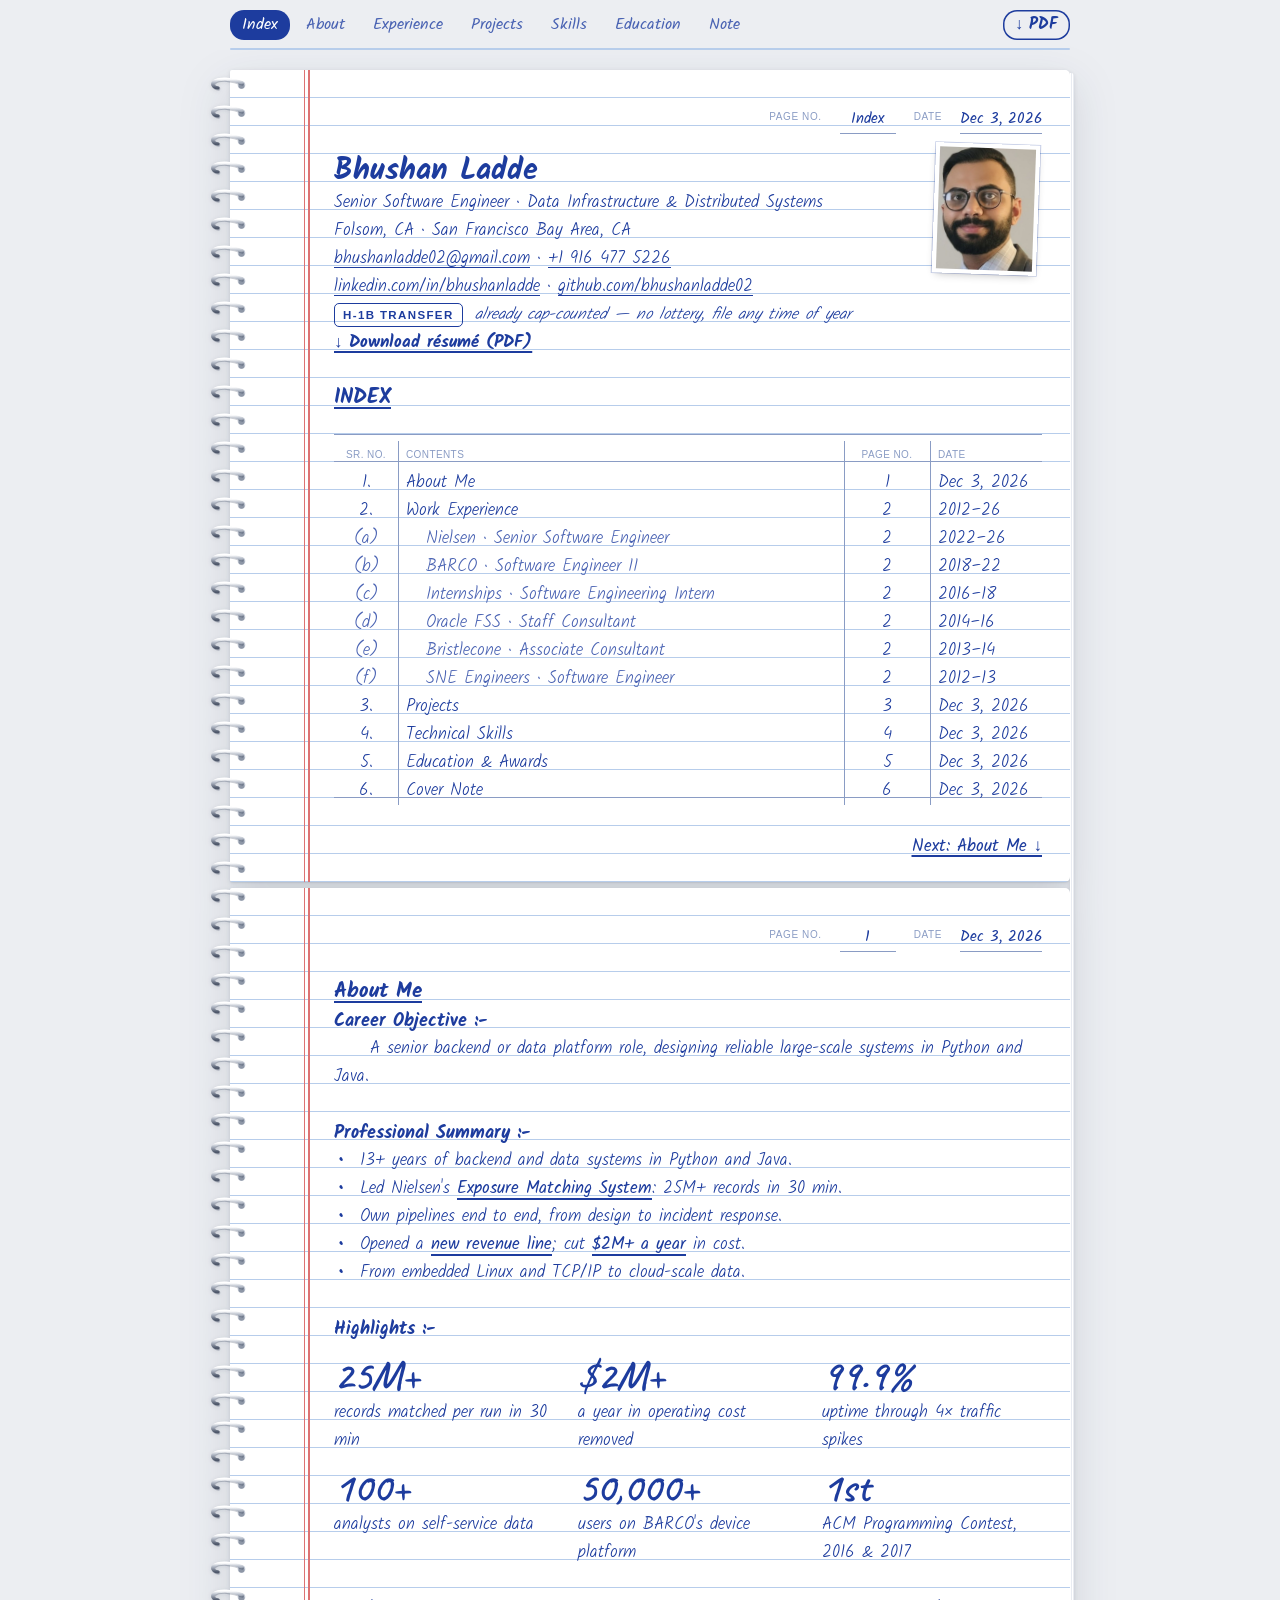
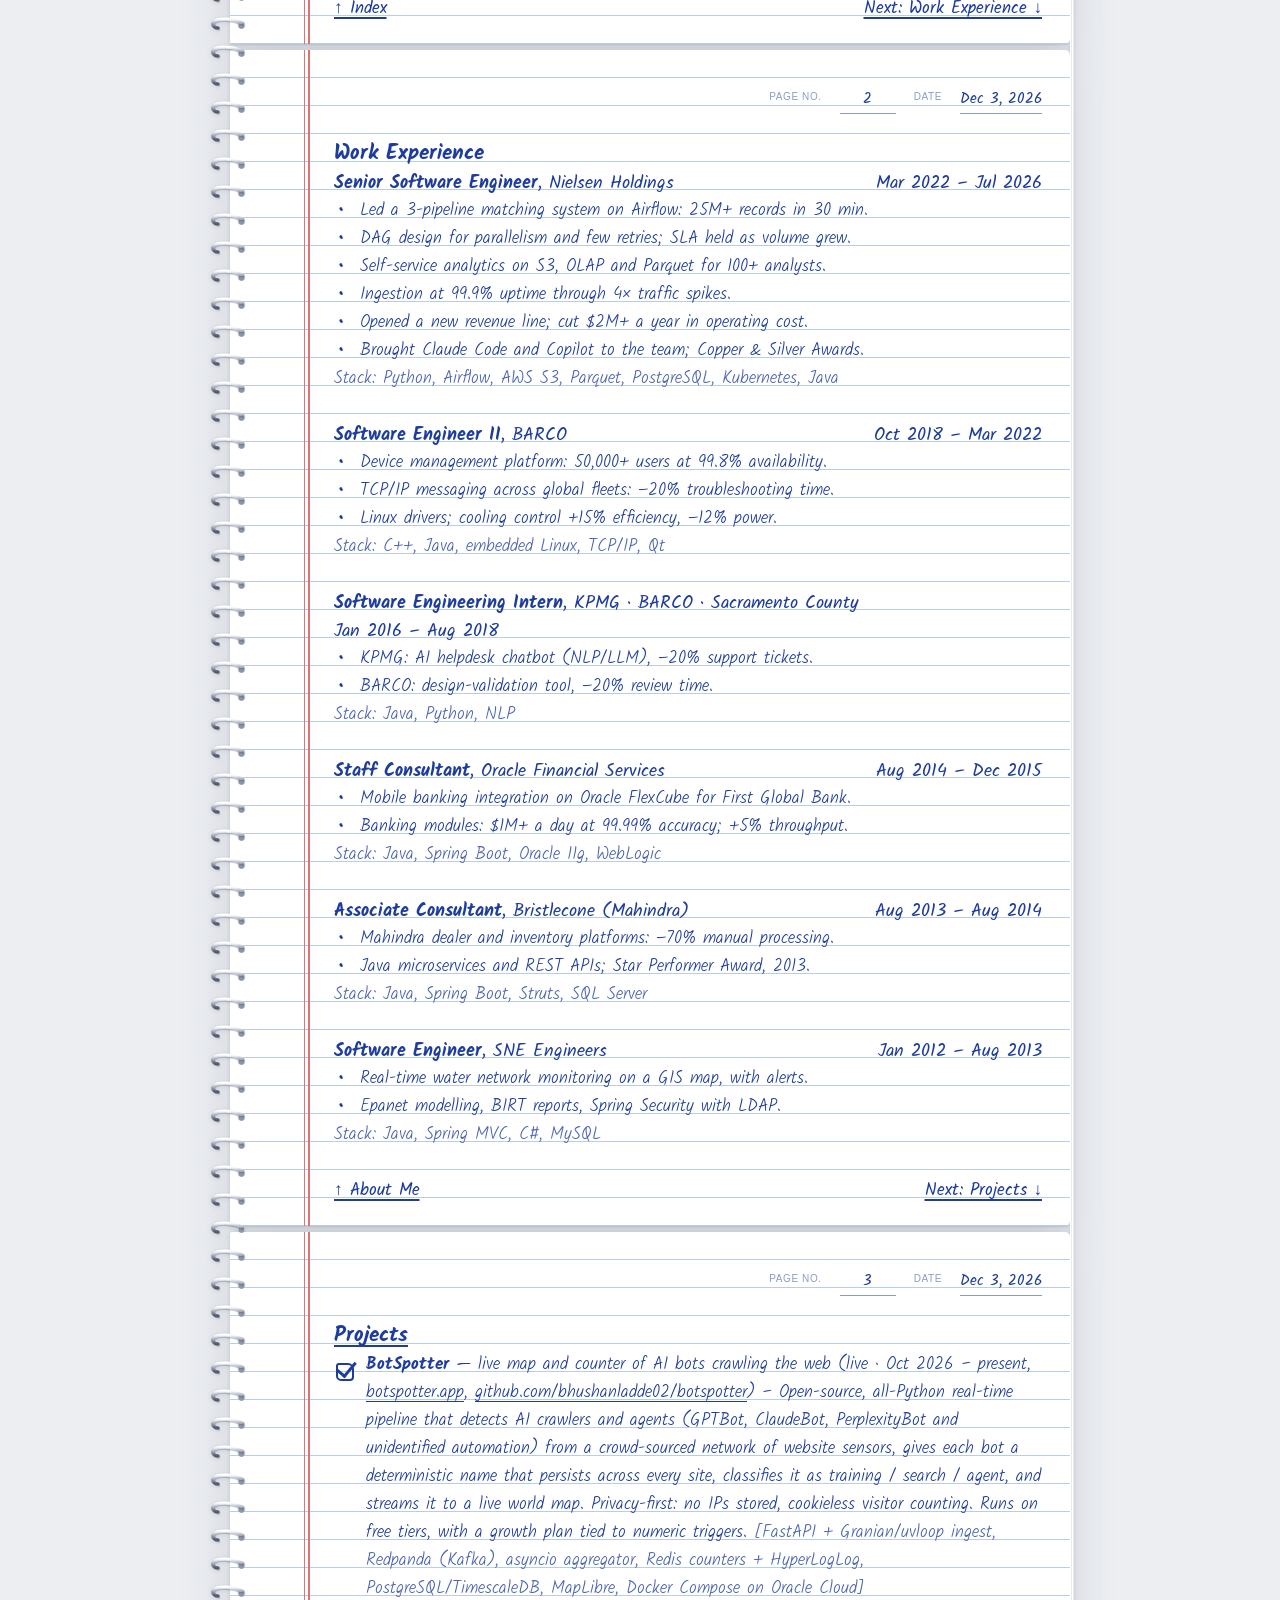
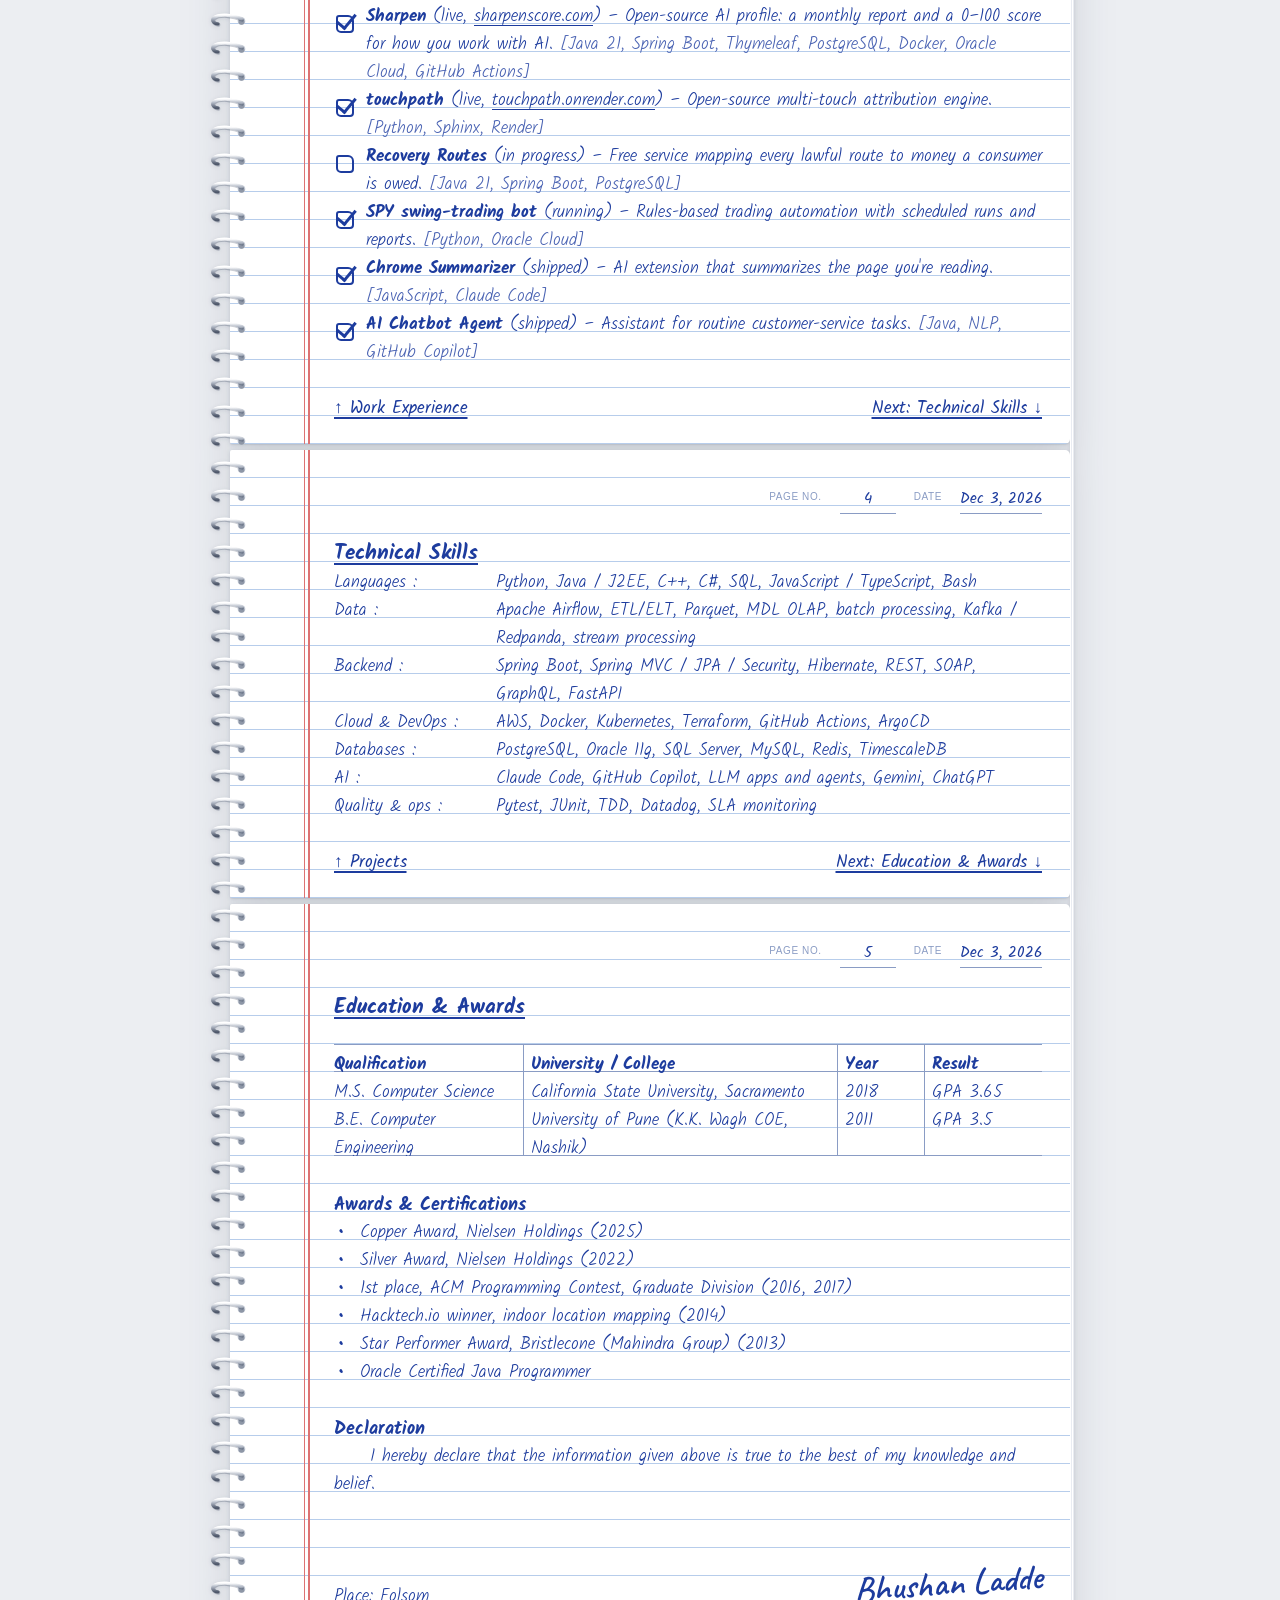
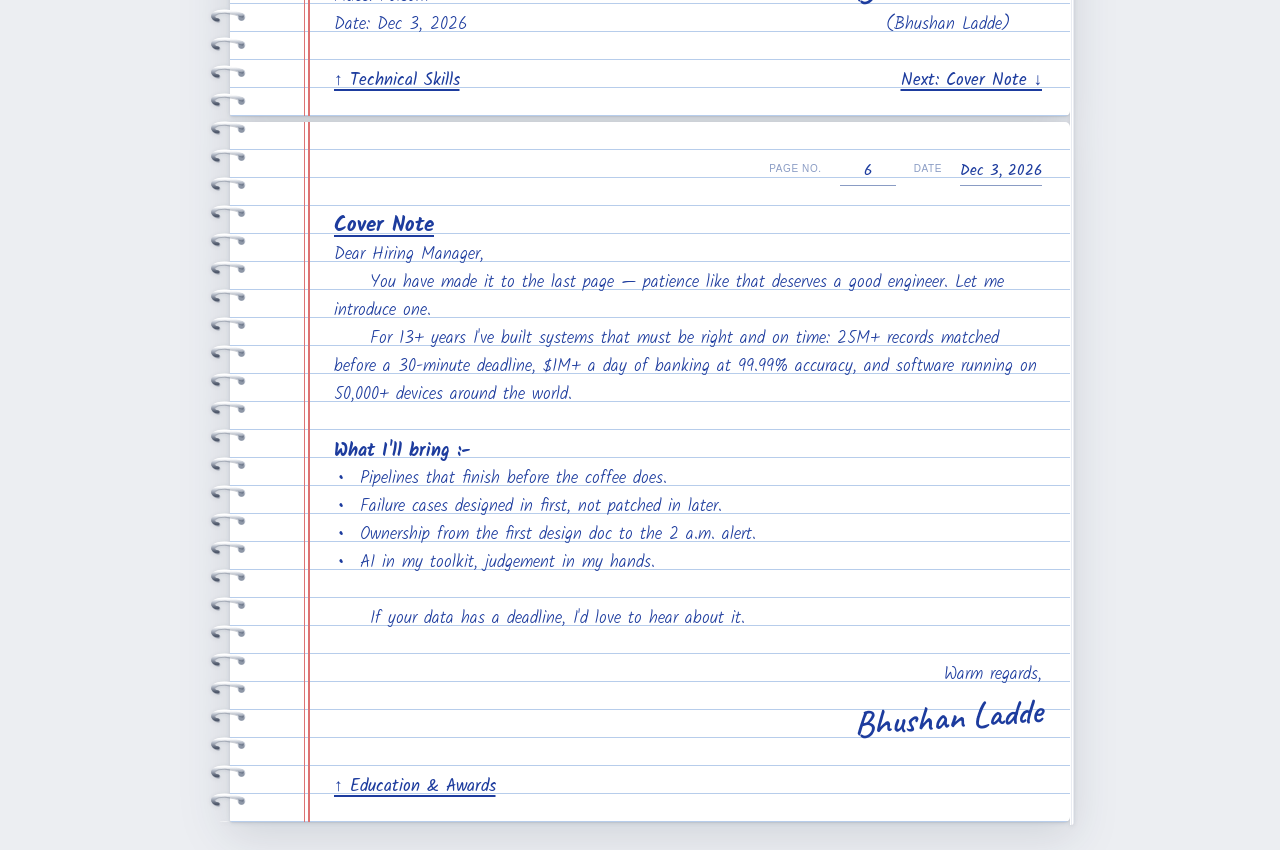
<file: docs/index.html>
<!doctype html>
<html lang="en">
<head>
<meta charset="utf-8">
<meta name="viewport" content="width=device-width, initial-scale=1, viewport-fit=cover">
<title>Bhushan Ladde Résumé</title>
<meta name="description" content="Bhushan Ladde — Senior Software Engineer · Data Infrastructure &amp; Distributed Systems. 13+ years building enterprise-scale backend systems. Most recently I designed data pipelines that match 25M+ records in under 30 minutes at Nielsen. Based in Folsom, CA · San Francisco Bay Area, CA.">
<link rel="canonical" href="https://bhushanladde02.github.io/bhushan.ladde/">
<meta property="og:url" content="https://bhushanladde02.github.io/bhushan.ladde/">
<meta property="og:image" content="https://bhushanladde02.github.io/bhushan.ladde/headshot.jpg">
<meta property="og:image:alt" content="Bhushan Ladde">
<meta property="og:type" content="profile">
<meta property="og:title" content="Bhushan Ladde — Senior Software Engineer">
<meta property="og:description" content="Bhushan Ladde — Senior Software Engineer · Data Infrastructure &amp; Distributed Systems. 13+ years building enterprise-scale backend systems. Most recently I designed data pipelines that match 25M+ records in under 30 minutes at Nielsen. Based in Folsom, CA · San Francisco Bay Area, CA.">
<meta property="profile:first_name" content="Bhushan">
<meta property="profile:last_name" content="Ladde">
<meta name="twitter:card" content="summary">
<meta name="twitter:title" content="Bhushan Ladde — Senior Software Engineer">
<meta name="twitter:description" content="Bhushan Ladde — Senior Software Engineer · Data Infrastructure &amp; Distributed Systems. 13+ years building enterprise-scale backend systems. Most recently I designed data pipelines that match 25M+ records in under 30 minutes at Nielsen. Based in Folsom, CA · San Francisco Bay Area, CA.">
<meta name="author" content="Bhushan Ladde">
<script type="application/ld+json">{"@context": "https://schema.org", "@type": "Person", "name": "Bhushan Ladde", "jobTitle": "Senior Software Engineer", "description": "13+ years building enterprise-scale backend systems. Most recently I designed data pipelines that match 25M+ records in under 30 minutes at Nielsen.", "email": "mailto:bhushanladde02@gmail.com", "url": "https://bhushanladde02.github.io/bhushan.ladde/", "sameAs": ["https://linkedin.com/in/bhushanladde", "https://github.com/bhushanladde02"], "address": {"@type": "PostalAddress", "addressLocality": "Folsom", "addressRegion": "CA", "addressCountry": "US"}, "alumniOf": [{"@type": "CollegeOrUniversity", "name": "California State University, Sacramento"}, {"@type": "CollegeOrUniversity", "name": "University of Pune (K.K. Wagh COE, Nashik)"}], "knowsAbout": ["Python", "Java / J2EE", "C++", "C#", "SQL", "JavaScript / TypeScript", "Bash", "Apache Airflow", "ETL/ELT", "Parquet", "MDL OLAP", "batch processing", "Kafka / Redpanda", "stream processing", "Spring Boot", "Spring MVC / JPA / Security", "Hibernate", "REST", "SOAP", "GraphQL", "FastAPI", "AWS", "Docker", "Kubernetes", "Terraform", "GitHub Actions", "ArgoCD", "PostgreSQL", "Oracle 11g", "SQL Server"], "hasOccupation": [{"@type": "Occupation", "name": "Senior Software Engineer", "description": "Nielsen Holdings, Mar 2022 – Jul 2026"}, {"@type": "Occupation", "name": "Software Engineer II", "description": "BARCO, Oct 2018 – Mar 2022"}, {"@type": "Occupation", "name": "Software Engineering Intern", "description": "KPMG · BARCO · Sacramento County, Jan 2016 – Aug 2018"}, {"@type": "Occupation", "name": "Staff Consultant", "description": "Oracle Financial Services, Aug 2014 – Dec 2015"}, {"@type": "Occupation", "name": "Associate Consultant", "description": "Bristlecone (Mahindra), Aug 2013 – Aug 2014"}, {"@type": "Occupation", "name": "Software Engineer", "description": "SNE Engineers, Jan 2012 – Aug 2013"}], "award": ["Copper Award, Nielsen Holdings (2025)", "Silver Award, Nielsen Holdings (2022)", "1st place, ACM Programming Contest, Graduate Division (2016, 2017)", "Hacktech.io winner, indoor location mapping (2014)", "Star Performer Award, Bristlecone (Mahindra Group) (2013)", "Oracle Certified Java Programmer"], "telephone": "+1 916 477 5226", "image": "https://bhushanladde02.github.io/bhushan.ladde/headshot.jpg"}</script>
<link rel="stylesheet" href="style.css">
</head>
<body>
<header class="tabs" id="tabs">
  <nav class="tabs-in" aria-label="Sections">
    <a href="#index" data-tab="index">Index</a>
    <a href="#about" data-tab="about">About</a>
    <a href="#experience" data-tab="experience">Experience</a>
    <a href="#projects" data-tab="projects">Projects</a>
    <a href="#skills" data-tab="skills">Skills</a>
    <a href="#education" data-tab="education">Education</a>
    <a href="#note" data-tab="note">Note</a>
    <a class="tab-pdf" href="Bhushan_Ladde_Resume.pdf" download target="_blank" rel="noopener">↓ PDF</a>
  </nav>
  <div class="progress" aria-hidden="true"><i id="progress"></i></div>
</header>
<main class="notebook" aria-label="Bhushan Ladde's résumé">
  <div class="binding" aria-hidden="true"></div>
  <div class="book" id="book">
    <section class="page" id="index" data-token="index" data-title="Index" aria-label="Index">
      <div class="corner" aria-hidden="true"><span class="lbl">Page No.</span><i class="sep"> </i><span class="val">Index</span><i class="sep"> | </i><span class="lbl">Date</span><i class="sep"> </i><span class="val js-date">Oct 2026</span></div>
      <div class="lead"><img class="photo" src="headshot.jpg" alt="Bhushan Ladde" width="118" height="148"><h1 class="name">Bhushan Ladde</h1><p>Senior Software Engineer<span class="hl-rest"> · Data Infrastructure &amp; Distributed Systems</span></p><p>Folsom, CA · San Francisco Bay Area, CA</p><p><a href="mailto:bhushanladde02@gmail.com">bhushanladde02@gmail.com</a> · <a href="tel:+19164775226">+1 916 477 5226</a></p><p><a href="https://linkedin.com/in/bhushanladde" target="_blank" rel="noopener">linkedin.com/in/bhushanladde</a> · <a href="https://github.com/bhushanladde02" target="_blank" rel="noopener">github.com/bhushanladde02</a></p><p class="visa"><span class="stamp">H-1B transfer</span> <span class="visa-note">already cap-counted — no lottery, file any time of year</span></p><p class="dl"><a href="Bhushan_Ladde_Resume.pdf" download target="_blank" rel="noopener">↓ Download résumé (PDF)</a></p></div>
      <h2>INDEX</h2>
      <nav class="idx" aria-label="Index"><div class="idx-row idx-head" aria-hidden="true"><span><i class="lg">Sr. No.</i><i class="sh" data-t="No."></i></span><span>Contents</span><span><i class="lg">Page No.</i><i class="sh" data-t="Page"></i></span><span>Date</span></div><div class="idx-body"><a class="idx-row" href="#about"><span>1.</span><i class="sep"> </i><span>About Me</span><i class="sep"> | </i><span class="pno"><i class="sep">page </i>1</span><i class="sep"> | </i><span class="js-date">Oct 2026</span></a><a class="idx-row" href="#experience"><span>2.</span><i class="sep"> </i><span>Work Experience</span><i class="sep"> | </i><span class="pno"><i class="sep">page </i>2</span><i class="sep"> | </i><span>2012–26</span></a><a class="idx-row idx-sub" href="#role-nielsen"><span>(a)</span><i class="sep"> </i><span>Nielsen<i class="lg"> · Senior Software Engineer</i></span><i class="sep"> | </i><span class="pno"><i class="sep">page </i>2</span><i class="sep"> | </i><span>2022–26</span></a><a class="idx-row idx-sub" href="#role-barco"><span>(b)</span><i class="sep"> </i><span>BARCO<i class="lg"> · Software Engineer II</i></span><i class="sep"> | </i><span class="pno"><i class="sep">page </i>2</span><i class="sep"> | </i><span>2018–22</span></a><a class="idx-row idx-sub" href="#role-internships"><span>(c)</span><i class="sep"> </i><span>Internships<i class="lg"> · Software Engineering Intern</i></span><i class="sep"> | </i><span class="pno"><i class="sep">page </i>2</span><i class="sep"> | </i><span>2016–18</span></a><a class="idx-row idx-sub" href="#role-oracle"><span>(d)</span><i class="sep"> </i><span>Oracle FSS<i class="lg"> · Staff Consultant</i></span><i class="sep"> | </i><span class="pno"><i class="sep">page </i>2</span><i class="sep"> | </i><span>2014–16</span></a><a class="idx-row idx-sub" href="#role-bristlecone"><span>(e)</span><i class="sep"> </i><span>Bristlecone<i class="lg"> · Associate Consultant</i></span><i class="sep"> | </i><span class="pno"><i class="sep">page </i>2</span><i class="sep"> | </i><span>2013–14</span></a><a class="idx-row idx-sub" href="#role-sne"><span>(f)</span><i class="sep"> </i><span>SNE Engineers<i class="lg"> · Software Engineer</i></span><i class="sep"> | </i><span class="pno"><i class="sep">page </i>2</span><i class="sep"> | </i><span>2012–13</span></a><a class="idx-row" href="#projects"><span>3.</span><i class="sep"> </i><span>Projects</span><i class="sep"> | </i><span class="pno"><i class="sep">page </i>3</span><i class="sep"> | </i><span class="js-date">Oct 2026</span></a><a class="idx-row" href="#skills"><span>4.</span><i class="sep"> </i><span>Technical Skills</span><i class="sep"> | </i><span class="pno"><i class="sep">page </i>4</span><i class="sep"> | </i><span class="js-date">Oct 2026</span></a><a class="idx-row" href="#education"><span>5.</span><i class="sep"> </i><span>Education &amp; Awards</span><i class="sep"> | </i><span class="pno"><i class="sep">page </i>5</span><i class="sep"> | </i><span class="js-date">Oct 2026</span></a><a class="idx-row" href="#note"><span>6.</span><i class="sep"> </i><span>Cover Note</span><i class="sep"> | </i><span class="pno"><i class="sep">page </i>6</span><i class="sep"> | </i><span class="js-date">Oct 2026</span></a></div></nav>
      <div class="gap"></div><nav class="turn" aria-label="Sections"><a class="next" href="#about">Next: About Me ↓</a></nav>
    </section>
    <section class="page" id="about" data-token="about" data-title="About Me" aria-label="About Me">
      <div class="corner" aria-hidden="true"><span class="lbl">Page No.</span><i class="sep"> </i><span class="val">1</span><i class="sep"> | </i><span class="lbl">Date</span><i class="sep"> </i><span class="val js-date">Oct 2026</span></div>
      <h2>About Me</h2>
      <h3>Career Objective :-</h3><p class="para">A senior backend or data platform role, designing reliable large-scale systems in Python and Java.</p><div class="gap"></div><h3>Professional Summary :-</h3><ul class="pts"><li>13+ years of backend and data systems in Python and Java.</li><li>Led Nielsen&#x27;s <mark>Exposure Matching System</mark>: 25M+ records in 30 min.</li><li>Own pipelines end to end, from design to incident response.</li><li>Opened a <mark>new revenue line</mark>; cut <mark>$2M+ a year</mark> in cost.</li><li>From embedded Linux and TCP/IP to cloud-scale data.</li></ul><div class="gap"></div><h3>Highlights :-</h3><div class="stats"><div class="stat"><b>25M+</b><i class="sep"> </i><span>records matched per run in 30 min</span></div><div class="stat"><b>$2M+</b><i class="sep"> </i><span>a year in operating cost removed</span></div><div class="stat"><b>99.9%</b><i class="sep"> </i><span>uptime through 4× traffic spikes</span></div><div class="stat"><b>100+</b><i class="sep"> </i><span>analysts on self-service data</span></div><div class="stat"><b>50,000+</b><i class="sep"> </i><span>users on BARCO&#x27;s device platform</span></div><div class="stat"><b>1st</b><i class="sep"> </i><span>ACM Programming Contest, 2016 &amp; 2017</span></div></div>
      <div class="gap"></div><nav class="turn" aria-label="Sections"><a class="prev" href="#index">↑ Index</a><a class="next" href="#experience">Next: Work Experience ↓</a></nav>
    </section>
    <section class="page" id="experience" data-token="experience" data-title="Work Experience" aria-label="Work Experience">
      <div class="corner" aria-hidden="true"><span class="lbl">Page No.</span><i class="sep"> </i><span class="val">2</span><i class="sep"> | </i><span class="lbl">Date</span><i class="sep"> </i><span class="val js-date">Oct 2026</span></div>
      <h2>Work Experience</h2>
      <article class="role" id="role-nielsen"><h3><span>Senior Software Engineer<span class="co">, Nielsen Holdings</span></span><i class="sep"> | </i><span class="when">Mar 2022 – Jul 2026</span></h3><ul class="pts"><li>Led a 3-pipeline matching system on Airflow: 25M+ records in 30 min.</li><li>DAG design for parallelism and few retries; SLA held as volume grew.</li><li>Self-service analytics on S3, OLAP and Parquet for 100+ analysts.</li><li>Ingestion at 99.9% uptime through 4× traffic spikes.</li><li>Opened a new revenue line; cut $2M+ a year in operating cost.</li><li>Brought Claude Code and Copilot to the team; Copper &amp; Silver Awards.</li></ul><p class="tech">Stack: Python, Airflow, AWS S3, Parquet, PostgreSQL, Kubernetes, Java</p></article><article class="role" id="role-barco"><h3><span>Software Engineer II<span class="co">, BARCO</span></span><i class="sep"> | </i><span class="when">Oct 2018 – Mar 2022</span></h3><ul class="pts"><li>Device management platform: 50,000+ users at 99.8% availability.</li><li>TCP/IP messaging across global fleets: −20% troubleshooting time.</li><li>Linux drivers; cooling control +15% efficiency, −12% power.</li></ul><p class="tech">Stack: C++, Java, embedded Linux, TCP/IP, Qt</p></article><article class="role" id="role-internships"><h3><span>Software Engineering Intern<span class="co">, KPMG · BARCO · Sacramento County</span></span><i class="sep"> | </i><span class="when">Jan 2016 – Aug 2018</span></h3><ul class="pts"><li>KPMG: AI helpdesk chatbot (NLP/LLM), −20% support tickets.</li><li>BARCO: design-validation tool, −20% review time.</li></ul><p class="tech">Stack: Java, Python, NLP</p></article><article class="role" id="role-oracle"><h3><span>Staff Consultant<span class="co">, Oracle Financial Services</span></span><i class="sep"> | </i><span class="when">Aug 2014 – Dec 2015</span></h3><ul class="pts"><li>Mobile banking integration on Oracle FlexCube for First Global Bank.</li><li>Banking modules: $1M+ a day at 99.99% accuracy; +5% throughput.</li></ul><p class="tech">Stack: Java, Spring Boot, Oracle 11g, WebLogic</p></article><article class="role" id="role-bristlecone"><h3><span>Associate Consultant<span class="co">, Bristlecone (Mahindra)</span></span><i class="sep"> | </i><span class="when">Aug 2013 – Aug 2014</span></h3><ul class="pts"><li>Mahindra dealer and inventory platforms: −70% manual processing.</li><li>Java microservices and REST APIs; Star Performer Award, 2013.</li></ul><p class="tech">Stack: Java, Spring Boot, Struts, SQL Server</p></article><article class="role" id="role-sne"><h3><span>Software Engineer<span class="co">, SNE Engineers</span></span><i class="sep"> | </i><span class="when">Jan 2012 – Aug 2013</span></h3><ul class="pts"><li>Real-time water network monitoring on a GIS map, with alerts.</li><li>Epanet modelling, BIRT reports, Spring Security with LDAP.</li></ul><p class="tech">Stack: Java, Spring MVC, C#, MySQL</p></article>
      <div class="gap"></div><nav class="turn" aria-label="Sections"><a class="prev" href="#about">↑ About Me</a><a class="next" href="#projects">Next: Projects ↓</a></nav>
    </section>
    <section class="page" id="projects" data-token="projects" data-title="Projects" aria-label="Projects">
      <div class="corner" aria-hidden="true"><span class="lbl">Page No.</span><i class="sep"> </i><span class="val">3</span><i class="sep"> | </i><span class="lbl">Date</span><i class="sep"> </i><span class="val js-date">Oct 2026</span></div>
      <h2>Projects</h2>
      <ul class="projects"><li><span class="box done" aria-label="Done"></span><b>BotSpotter</b> — live map and counter of AI bots crawling the web (live · Oct 2026 – present, <a href="https://botspotter.app/" target="_blank" rel="noopener">botspotter.app</a>, <a href="https://github.com/bhushanladde02/botspotter" target="_blank" rel="noopener">github.com/bhushanladde02/botspotter</a>) – Open-source, all-Python real-time pipeline that detects AI crawlers and agents (GPTBot, ClaudeBot, PerplexityBot and unidentified automation) from a crowd-sourced network of website sensors, gives each bot a deterministic name that persists across every site, classifies it as training / search / agent, and streams it to a live world map. Privacy-first: no IPs stored, cookieless visitor counting. Runs on free tiers, with a growth plan tied to numeric triggers. <span class="tech">[FastAPI + Granian/uvloop ingest, Redpanda (Kafka), asyncio aggregator, Redis counters + HyperLogLog, PostgreSQL/TimescaleDB, MapLibre, Docker Compose on Oracle Cloud]</span></li><li><span class="box done" aria-label="Done"></span><b>Sharpen</b> (live, <a href="https://sharpenscore.com" target="_blank" rel="noopener">sharpenscore.com</a>) – Open-source AI profile: a monthly report and a 0–100 score for how you work with AI. <span class="tech">[Java 21, Spring Boot, Thymeleaf, PostgreSQL, Docker, Oracle Cloud, GitHub Actions]</span></li><li><span class="box done" aria-label="Done"></span><b>touchpath</b> (live, <a href="https://touchpath.onrender.com" target="_blank" rel="noopener">touchpath.onrender.com</a>) – Open-source multi-touch attribution engine. <span class="tech">[Python, Sphinx, Render]</span></li><li><span class="box" aria-label="In progress"></span><b>Recovery Routes</b> (in progress) – Free service mapping every lawful route to money a consumer is owed. <span class="tech">[Java 21, Spring Boot, PostgreSQL]</span></li><li><span class="box done" aria-label="Done"></span><b>SPY swing-trading bot</b> (running) – Rules-based trading automation with scheduled runs and reports. <span class="tech">[Python, Oracle Cloud]</span></li><li><span class="box done" aria-label="Done"></span><b>Chrome Summarizer</b> (shipped) – AI extension that summarizes the page you&#x27;re reading. <span class="tech">[JavaScript, Claude Code]</span></li><li><span class="box done" aria-label="Done"></span><b>AI Chatbot Agent</b> (shipped) – Assistant for routine customer-service tasks. <span class="tech">[Java, NLP, GitHub Copilot]</span></li></ul>
      <div class="gap"></div><nav class="turn" aria-label="Sections"><a class="prev" href="#experience">↑ Work Experience</a><a class="next" href="#skills">Next: Technical Skills ↓</a></nav>
    </section>
    <section class="page" id="skills" data-token="skills" data-title="Technical Skills" aria-label="Technical Skills">
      <div class="corner" aria-hidden="true"><span class="lbl">Page No.</span><i class="sep"> </i><span class="val">4</span><i class="sep"> | </i><span class="lbl">Date</span><i class="sep"> </i><span class="val js-date">Oct 2026</span></div>
      <h2>Technical Skills</h2>
      <dl class="kv"><dt>Languages</dt><dd>Python, Java / J2EE, C++, C#, SQL, JavaScript / TypeScript, Bash</dd><dt>Data</dt><dd>Apache Airflow, ETL/ELT, Parquet, MDL OLAP, batch processing, Kafka / Redpanda, stream processing</dd><dt>Backend</dt><dd>Spring Boot, Spring MVC / JPA / Security, Hibernate, REST, SOAP, GraphQL, FastAPI</dd><dt>Cloud &amp; DevOps</dt><dd>AWS, Docker, Kubernetes, Terraform, GitHub Actions, ArgoCD</dd><dt>Databases</dt><dd>PostgreSQL, Oracle 11g, SQL Server, MySQL, Redis, TimescaleDB</dd><dt>AI</dt><dd>Claude Code, GitHub Copilot, LLM apps and agents, Gemini, ChatGPT</dd><dt>Quality &amp; ops</dt><dd>Pytest, JUnit, TDD, Datadog, SLA monitoring</dd></dl>
      <div class="gap"></div><nav class="turn" aria-label="Sections"><a class="prev" href="#projects">↑ Projects</a><a class="next" href="#education">Next: Education &amp; Awards ↓</a></nav>
    </section>
    <section class="page" id="education" data-token="education" data-title="Education &amp; Awards" aria-label="Education &amp; Awards">
      <div class="corner" aria-hidden="true"><span class="lbl">Page No.</span><i class="sep"> </i><span class="val">5</span><i class="sep"> | </i><span class="lbl">Date</span><i class="sep"> </i><span class="val js-date">Oct 2026</span></div>
      <h2>Education &amp; Awards</h2>
      <div class="table-wrap"><div class="edu" role="table" aria-label="Educational qualifications"><div class="edu-row edu-head" role="row"><span role="columnheader"><i>Qualification</i></span><i class="sep"> | </i><span role="columnheader"><i>University / College</i></span><i class="sep"> | </i><span role="columnheader"><i>Year</i></span><i class="sep"> | </i><span role="columnheader"><i>Result</i></span></div><div class="edu-row" role="row"><span role="cell"><i>M.S. Computer Science</i></span><i class="sep"> | </i><span role="cell"><i>California State University, Sacramento</i></span><i class="sep"> | </i><span role="cell"><i>2018</i></span><i class="sep"> | </i><span role="cell"><i>GPA 3.65</i></span></div><div class="edu-row" role="row"><span role="cell"><i>B.E. Computer Engineering</i></span><i class="sep"> | </i><span role="cell"><i>University of Pune (K.K. Wagh COE, Nashik)</i></span><i class="sep"> | </i><span role="cell"><i>2011</i></span><i class="sep"> | </i><span role="cell"><i>GPA 3.5</i></span></div></div></div><div class="gap"></div><h3>Awards &amp; Certifications</h3><ul class="pts"><li>Copper Award, Nielsen Holdings (2025)</li><li>Silver Award, Nielsen Holdings (2022)</li><li>1st place, ACM Programming Contest, Graduate Division (2016, 2017)</li><li>Hacktech.io winner, indoor location mapping (2014)</li><li>Star Performer Award, Bristlecone (Mahindra Group) (2013)</li><li>Oracle Certified Java Programmer</li></ul><div class="gap"></div><h3>Declaration</h3><p class="para">I hereby declare that the information given above is true to the best of my knowledge and belief.</p><div class="gap"></div><div class="gap"></div><div class="sign"><div><p>Place: Folsom</p><p>Date: <span class="js-date">Oct 2026</span></p></div><div class="sig"><p class="scrawl">Bhushan Ladde</p><p>(Bhushan Ladde)</p></div></div>
      <div class="gap"></div><nav class="turn" aria-label="Sections"><a class="prev" href="#skills">↑ Technical Skills</a><a class="next" href="#note">Next: Cover Note ↓</a></nav>
    </section>
    <section class="page" id="note" data-token="note" data-title="Cover Note" aria-label="Cover Note">
      <div class="corner" aria-hidden="true"><span class="lbl">Page No.</span><i class="sep"> </i><span class="val">6</span><i class="sep"> | </i><span class="lbl">Date</span><i class="sep"> </i><span class="val js-date">Oct 2026</span></div>
      <h2>Cover Note</h2>
      <p>Dear Hiring Manager,</p><p class="para">You have made it to the last page — patience like that deserves a good engineer. Let me introduce one.</p><p class="para">For 13+ years I&#x27;ve built systems that must be right and on time: 25M+ records matched before a 30-minute deadline, $1M+ a day of banking at 99.99% accuracy, and software running on 50,000+ devices around the world.</p><div class="gap"></div><h3>What I&#x27;ll bring :-</h3><ul class="pts"><li>Pipelines that finish before the coffee does.</li><li>Failure cases designed in first, not patched in later.</li><li>Ownership from the first design doc to the 2 a.m. alert.</li><li>AI in my toolkit, judgement in my hands.</li></ul><div class="gap"></div><p class="para">If your data has a deadline, I&#x27;d love to hear about it.</p><div class="note-sign"><p>Warm regards,</p><p class="scrawl">Bhushan Ladde</p></div>
      <div class="gap"></div><nav class="turn" aria-label="Sections"><a class="prev" href="#education">↑ Education &amp; Awards</a></nav>
    </section>
  </div>
</main>
<a class="to-top" id="to-top" href="#index" aria-label="Back to the index">↑ Index</a>
<script src="notebook.js"></script>
</body>
</html>
</file>
<file: docs/style.css>
/* Old-school notebook résumé on one scrolling page: cloth-bound spine, ruled sheets, blue ballpoint, red margin.
   Writing rule: every line box is 32px (headings 64px) and every vertical gap is a
   multiple of 32px, so all writing sits on the printed lines. No top/bottom borders,
   margins or padding that break the 32px rhythm inside a page; decorative lines use
   box-shadow or pseudo-elements, which take no space. */
@font-face{font-family:"Kalam";font-style:normal;font-weight:300;font-display:swap;src:url(fonts/kalam-latin-300-normal.woff2) format("woff2")}
@font-face{font-family:"Kalam";font-style:normal;font-weight:400;font-display:swap;src:url(fonts/kalam-latin-400-normal.woff2) format("woff2")}
@font-face{font-family:"Kalam";font-style:normal;font-weight:700;font-display:swap;src:url(fonts/kalam-latin-700-normal.woff2) format("woff2")}
@font-face{font-family:"Caveat";font-style:normal;font-weight:600;font-display:swap;src:url(fonts/caveat-latin-600-normal.woff2) format("woff2")}

:root{
  --desk:#ECEEF2;
  --paper:#FFFFFF; --paper-edge:#E9ECF2;
  --ink:#1D3C9E;            /* blue ballpoint */
  --ink-soft:#4A63B3;       /* lighter pressure */
  --print:#8A9CC4;          /* printed labels on the page */
  --rule:#B7CDEB;           /* printed blue lines */
  --margin:#DD7373;         /* red margin */
  --u:28px;
  --n1:7px; --n-h2:20px; --n-name:17px; --n-stat:12px; --n-sign:0px; --n-corner:7px; --n-lbl:5px;  /* measured: puts each size of writing on its rule */
  --hand:"Kalam","Segoe Print","Bradley Hand","Comic Neue",cursive;
  --sign:"Caveat","Segoe Script","Bradley Hand",cursive;
  --printface:"Helvetica Neue",Arial,sans-serif;
  --pad-left:104px; --margin-x:80px;
    color-scheme:light;
}
@media (max-width:640px){:root{--pad-left:50px;--margin-x:36px}}

*{box-sizing:border-box}
html,body{margin:0}
body{background:var(--desk);color:var(--ink);font-family:var(--hand);font-weight:300;font-size:16.5px;line-height:var(--u);
  padding-block:20px 28px;padding-left:max(12px,env(safe-area-inset-left,0px));padding-right:max(12px,env(safe-area-inset-right,0px))}
@media (max-width:640px){body{font-size:15.5px;padding-block:8px 16px;padding-left:max(6px,env(safe-area-inset-left,0px));padding-right:max(6px,env(safe-area-inset-right,0px))}}
h1,h2,h3,p,ul,ol,dl,dd,dt{margin:0;padding:0}
ul,ol{list-style:none}
b,strong,h1,h2,h3{font-weight:700}
a{color:var(--ink);text-decoration:underline;text-decoration-thickness:1px;text-underline-offset:4px}
:focus-visible{outline:2px dashed var(--ink);outline-offset:2px}
mark{background:none;color:inherit;font-weight:400;text-decoration:underline;text-decoration-thickness:1.5px;text-underline-offset:5px}
button{font:inherit;color:inherit}

/* ---------- the notebook: white sheets held by a spiral wire binding on the left ---------- */
.notebook{position:relative;max-width:860px;margin:0 auto;padding-left:20px;
  filter:drop-shadow(0 1px 2px rgba(20,30,60,.12)) drop-shadow(0 14px 22px rgba(20,30,60,.12))}
/* one silver loop through a punched hole on every ruled line */
.binding{position:absolute;left:0;top:0;bottom:0;width:44px;z-index:2;pointer-events:none;
  background:url("data:image/svg+xml,%3Csvg xmlns='http://www.w3.org/2000/svg' width='44' height='28' viewBox='0 0 44 28'%3E%3Cdefs%3E%3ClinearGradient id='m' x1='0' y1='0' x2='0' y2='1'%3E%3Cstop offset='0' stop-color='%23ffffff'/%3E%3Cstop offset='.4' stop-color='%23b3bac7'/%3E%3Cstop offset='1' stop-color='%234f586b'/%3E%3C/linearGradient%3E%3C/defs%3E%3Ccircle cx='31.5' cy='15' r='3.8' fill='%23c3c9d4'/%3E%3Ccircle cx='31.5' cy='15.8' r='2.9' fill='%238d96a6'/%3E%3Cpath d='M32.2 14 C 23 9.6, 9 8.6, 4.6 12.6 C 2.2 14.9, 3.8 18.4, 8.6 18.9' fill='none' stroke='rgba(20,30,60,.22)' stroke-width='3.6' stroke-linecap='round'/%3E%3Cpath d='M31.5 12.6 C 22 8.4, 8.4 7.8, 3.9 11.8 C 1.6 14, 3.1 17.4, 7.9 17.9' fill='none' stroke='url(%23m)' stroke-width='3.4' stroke-linecap='round'/%3E%3C/svg%3E") 0 0/44px 28px repeat-y}
@media (max-width:640px){.notebook{padding-left:18px}.binding{width:42px;background-position:-2px 0}}
.book{position:relative}
/* the edges of the pages underneath, on the right */
.book::after{content:"";position:absolute;top:3px;bottom:-3px;right:-4px;width:4px;border-radius:0 3px 3px 0;z-index:-1;
  background:repeating-linear-gradient(to right,var(--paper) 0 1px,var(--paper-edge) 1px 2px)}

/* ---------- a page ---------- */
.page{position:relative;background-color:var(--paper);border-radius:2px 5px 5px 2px;
  padding:var(--u) 28px var(--u) var(--pad-left);
  background-image:
    linear-gradient(to right,transparent calc(var(--margin-x) - 6px),var(--margin) calc(var(--margin-x) - 6px) calc(var(--margin-x) - 4.5px),transparent calc(var(--margin-x) - 4.5px) calc(var(--margin-x) - 1.5px),var(--margin) calc(var(--margin-x) - 1.5px) var(--margin-x),transparent var(--margin-x)),
    linear-gradient(to bottom,transparent calc(var(--u) - 1px),var(--rule) calc(var(--u) - 1px));
  background-size:100% 100%,100% var(--u);background-attachment:local,local}
.page + .page{margin-top:var(--u)}
/* ---------- notebook view (script on): fixed-size pages, never scrolled ---------- */
@media (max-width:640px){.page{padding-right:12px}}

/* Sit the ink on the printed line: Kalam's baseline lands 20px into a 32px line box,
   so text is nudged 9px down (visual only). 64px items get a larger nudge. */
.page :is(p,li,dt,dd,.idx-row > span,.stat span){position:relative;top:var(--n1)}
.page h2{position:relative;top:var(--n-h2)}
.page .name{position:relative;top:var(--n-name)}
.page .scrawl{position:relative;top:var(--n-sign)}

/* corner box printed on every page: Page No. ___ Date ___ */
.corner{display:flex;justify-content:flex-end;gap:18px;height:var(--u);margin-right:0}
.corner span{position:relative;top:var(--n-corner);font-size:15px}
.corner .lbl{font-family:var(--printface);font-size:10px;letter-spacing:.06em;text-transform:uppercase;color:var(--print);top:var(--n-lbl)}
.corner .val{min-width:56px;white-space:nowrap;text-align:center;font-weight:400;box-shadow:0 1px 0 var(--print)}

h2{font-size:21px;line-height:calc(var(--u)*2);text-decoration:underline;text-decoration-thickness:1.5px;text-underline-offset:3px}
h2 small{font-size:16px;line-height:1;font-weight:300;margin-left:6px;color:var(--ink-soft)}
.sub{color:var(--ink-soft);font-style:italic}
.para{text-indent:2.2em}

.pts li{position:relative;padding-left:26px}
.pts li::before{content:"•";position:absolute;left:5px;font-weight:700}
.tech{color:var(--ink-soft)}
.contd{text-align:right;color:var(--ink-soft)}
.gap{height:var(--u)}

/* index page: the printed table at the front of every school notebook */
.idx{margin-top:var(--u)}
.idx-row{display:grid;grid-template-columns:64px 1fr 86px 112px;column-gap:0;text-decoration:none;color:inherit}
a.idx-row:hover{background:rgba(29,60,158,.05)}
.idx-row > span{padding:0 8px;box-shadow:inset 1px 0 0 var(--print);white-space:nowrap;overflow:hidden;text-overflow:ellipsis}
.idx-row > span:first-child{box-shadow:none;text-align:center}
.idx-row > span:nth-of-type(3){text-align:center}
.idx-head > span{font-family:var(--printface);font-size:10px;letter-spacing:.04em;text-transform:uppercase;color:var(--print);top:var(--n-lbl);text-overflow:clip}
.idx-head .sh{display:none}
.idx-head i,.idx-row i{font-style:normal}
/* text kept for machines and screen readers, hidden on screen */
.sep{position:absolute;width:1px;height:1px;margin:-1px;padding:0;border:0;overflow:hidden;clip-path:inset(50%);white-space:pre}
.idx-head .sh::before{content:attr(data-t)}
@media (max-width:640px){.idx-sub .lg{display:none}}
.idx-head{box-shadow:inset 0 1px 0 var(--print),inset 0 -1px 0 var(--print)}
.idx-body{box-shadow:inset 0 -1px 0 var(--print)}
@media (max-width:640px){.idx-row{grid-template-columns:38px 1fr 48px}.idx-row > span:nth-of-type(4){display:none}.idx-row > span{padding:0 4px}.idx-head .lg{display:none}.idx-head .sh{display:inline}}

/* work authorization, inked like a rubber stamp (outline takes no space, so the line stays on its rule) */
.visa{white-space:normal}
@media (max-width:640px){.hl-rest{display:none}}
.lead a[href^="tel:"]{white-space:nowrap}
.stamp{display:inline-block;font-family:var(--printface);font-size:11.5px;font-weight:700;letter-spacing:.12em;text-transform:uppercase;
  color:var(--ink);outline:1.5px solid var(--ink);outline-offset:2px;border-radius:2px;padding:0 6px;line-height:18px;
  margin:0 8px 0 3px}
.visa-note{font-style:italic}
.dl a{font-weight:700;text-decoration-thickness:1.5px}
.dl a:hover{text-decoration-style:wavy}

/* about page, and the photo + name at the top of the index */
.about,.lead{position:relative}
.about::after,.lead::after{content:"";display:block;clear:both}
.lead .photo{position:relative;top:14px}
/* with the bar under the page, the links at the foot of each page are only for no-JavaScript readers */
.photo{float:right;margin:4px 4px 0 16px;width:104px;height:130px;object-fit:cover;object-position:50% 25%;
  border:4px solid #fff;box-shadow:0 0 0 1px rgba(29,60,158,.25),0 4px 10px -4px rgba(0,0,0,.3);transform:rotate(2deg)}
@media (max-width:640px){.photo{width:80px;height:100px;border-width:3px}}
.name{font-size:30px;line-height:calc(var(--u)*2);font-weight:700}
@media (max-width:640px){.name{font-size:24px}}
.about p{overflow-wrap:anywhere}

/* highlights */
.stats{display:grid;grid-template-columns:repeat(3,1fr);column-gap:24px;row-gap:0}
@media (max-width:760px){.stats{grid-template-columns:repeat(2,1fr)}}
.stat{display:flex;flex-direction:column}
.stat b{font-family:var(--sign);font-size:42px;line-height:calc(var(--u)*2);position:relative;top:var(--n-stat)}

/* projects */
.projects li{position:relative;padding-left:32px}
.box{position:absolute;left:2px;top:calc(var(--n1) + 5px);width:18px;height:18px;border:2px solid var(--ink);border-radius:3px 6px 4px 5px}
.box.done::after{content:"";position:absolute;left:3px;top:-7px;width:8px;height:16px;border:solid var(--ink);border-width:0 3px 3px 0;transform:rotate(40deg)}

/* skills */
.kv{display:grid;grid-template-columns:150px 1fr;column-gap:12px}
.kv dt::after{content:" :"}
@media (max-width:640px){.kv{grid-template-columns:1fr}.kv dt{font-weight:700}.kv dd{padding-left:16px}}

/* education table */
.edu{min-width:520px}
.table-wrap{overflow-x:auto;margin-top:var(--u)}
.edu-row{display:grid;grid-template-columns:1.2fr 2fr .55fr .75fr}
.edu-row > span{padding:0 8px;box-shadow:inset 1px 0 0 var(--print)}
.edu-row > span:first-child{padding-left:0;box-shadow:none}
.edu-row > span > i{font-style:normal;position:relative;top:var(--n1)}
.edu-head{box-shadow:inset 0 1px 0 var(--print),inset 0 -1px 0 var(--print);font-weight:700}
.edu{box-shadow:inset 0 -1px 0 var(--print)}

/* cover note: signed at the foot, on the right */
.note-sign{text-align:right;margin-top:var(--u)}
.note-sign .scrawl{display:inline-block}

/* declaration */
.sign{display:flex;justify-content:space-between;align-items:flex-end;flex-wrap:wrap;gap:0 24px}
.sig{text-align:center}
.scrawl{font-family:var(--sign);font-weight:600;font-size:36px;line-height:calc(var(--u)*2);transform:rotate(-4deg)}



/* foot of each page: where to go next */
.turn{display:flex;justify-content:space-between;flex-wrap:wrap;gap:0 24px}
.turn a{position:relative;top:var(--n1);font-weight:400;text-decoration-thickness:1.5px}
.turn .next{margin-left:auto}
.turn a:hover{text-decoration-style:wavy}

/* work experience: every role on one page */
h3{font-size:17.5px;line-height:var(--u);display:flex;justify-content:space-between;flex-wrap:wrap;column-gap:20px}
h3 > span,.page > h3{position:relative;top:var(--n1)}
h3 .when{font-weight:400}
h3 .co{font-weight:400}
.role + .role{margin-top:var(--u)}
.idx-sub > span:nth-of-type(2){padding-left:28px;color:var(--ink-soft)}
.idx-sub > span:first-child{color:var(--ink-soft)}

/* bar under the page: always shows where you can go */

/* ---------- one scrolling notebook ---------- */
html{scroll-behavior:smooth;scroll-padding-top:58px}
@media (prefers-reduced-motion:reduce){html{scroll-behavior:auto}}
.book{display:flex;flex-direction:column;gap:6px}  /* a thin seam between sheets */
.page + .page{margin-top:0}
/* each sheet: a little lift, and a soft flash when you jump to it */
.page{box-shadow:0 1px 1px rgba(20,30,60,.05)}
.page.flash,.role.flash{animation:flash 1.1s ease-out}
@keyframes flash{0%{box-shadow:0 0 0 3px rgba(29,60,158,.22)}100%{box-shadow:0 0 0 3px rgba(29,60,158,0)}}
article.role{border-radius:4px}

/* section tabs that stay at the top while you scroll, like a notebook's index tabs */
body::before{content:"";position:fixed;inset:0 0 auto;height:env(safe-area-inset-top,0px);z-index:10;background:var(--desk)}
.tabs{position:sticky;top:env(safe-area-inset-top,0px);z-index:9;margin:-20px auto 20px;max-width:860px;padding-left:20px;
  background:color-mix(in srgb,var(--desk) 88%,transparent);backdrop-filter:blur(6px);-webkit-backdrop-filter:blur(6px)}
@media (max-width:640px){.tabs{margin:-8px -6px 10px;padding-left:18px}}
.tabs-in{display:flex;gap:4px;overflow-x:auto;scrollbar-width:none;padding:10px 0 8px}
.tabs-in::-webkit-scrollbar{display:none}
.tabs a{flex:0 0 auto;font-weight:400;font-size:16px;line-height:26px;padding:2px 12px;border-radius:14px;text-decoration:none;color:var(--ink-soft);
  transition:background .2s,color .2s}
.tabs a:hover{color:var(--ink);background:rgba(29,60,158,.07)}
.tabs a.on{color:var(--paper);background:var(--ink)}
.tabs .tab-pdf{margin-left:auto;color:var(--ink);font-weight:700;box-shadow:inset 0 0 0 1.5px var(--ink)}
.tabs .tab-pdf:hover{background:var(--ink);color:var(--paper)}
.progress{height:2px;background:var(--rule);border-radius:1px;overflow:hidden}
.progress i{display:block;height:100%;background:var(--ink);transform-origin:left;transform:scaleX(0)}

/* back to the index */
.to-top{position:fixed;right:calc(18px + env(safe-area-inset-right,0px));bottom:calc(18px + env(safe-area-inset-bottom,0px));z-index:8;
  font-weight:700;font-size:15px;line-height:24px;padding:6px 14px;border-radius:18px;text-decoration:none;color:var(--paper);background:var(--ink);
  box-shadow:0 4px 14px -4px rgba(20,30,60,.45);opacity:0;transform:translateY(8px);pointer-events:none;transition:opacity .25s,transform .25s}
.to-top.show{opacity:1;transform:none;pointer-events:auto}
.to-top:hover{background:var(--ink-soft)}
@media (max-width:640px){
  .to-top{width:40px;height:40px;padding:0;border-radius:50%;font-size:0;display:grid;place-items:center;right:calc(10px + env(safe-area-inset-right,0px));bottom:calc(10px + env(safe-area-inset-bottom,0px))}
  .to-top::before{content:"↑";font-size:19px}
  .turn{padding-right:44px}
}
@media (hover:none){.tabs a:hover:not(.on){background:none;color:var(--ink-soft)}}

/* headings: the ink underline draws itself as each sheet scrolls into view */
.ink .page > h2{width:fit-content;text-decoration:none}
.ink .page > h2::after{content:"";position:absolute;left:0;right:0;top:calc(var(--n-h2) + 17px);height:1.5px;background:currentColor;
  transform:scaleX(0);transform-origin:left;transition:transform .7s cubic-bezier(.3,.7,.2,1)}
.ink .page > h2.drawn::after{transform:scaleX(1)}

/* foot of each sheet: what comes next, further down */
.turn a{font-size:17px}
.idx-sub > span:nth-of-type(2){padding-left:28px}
</file>
